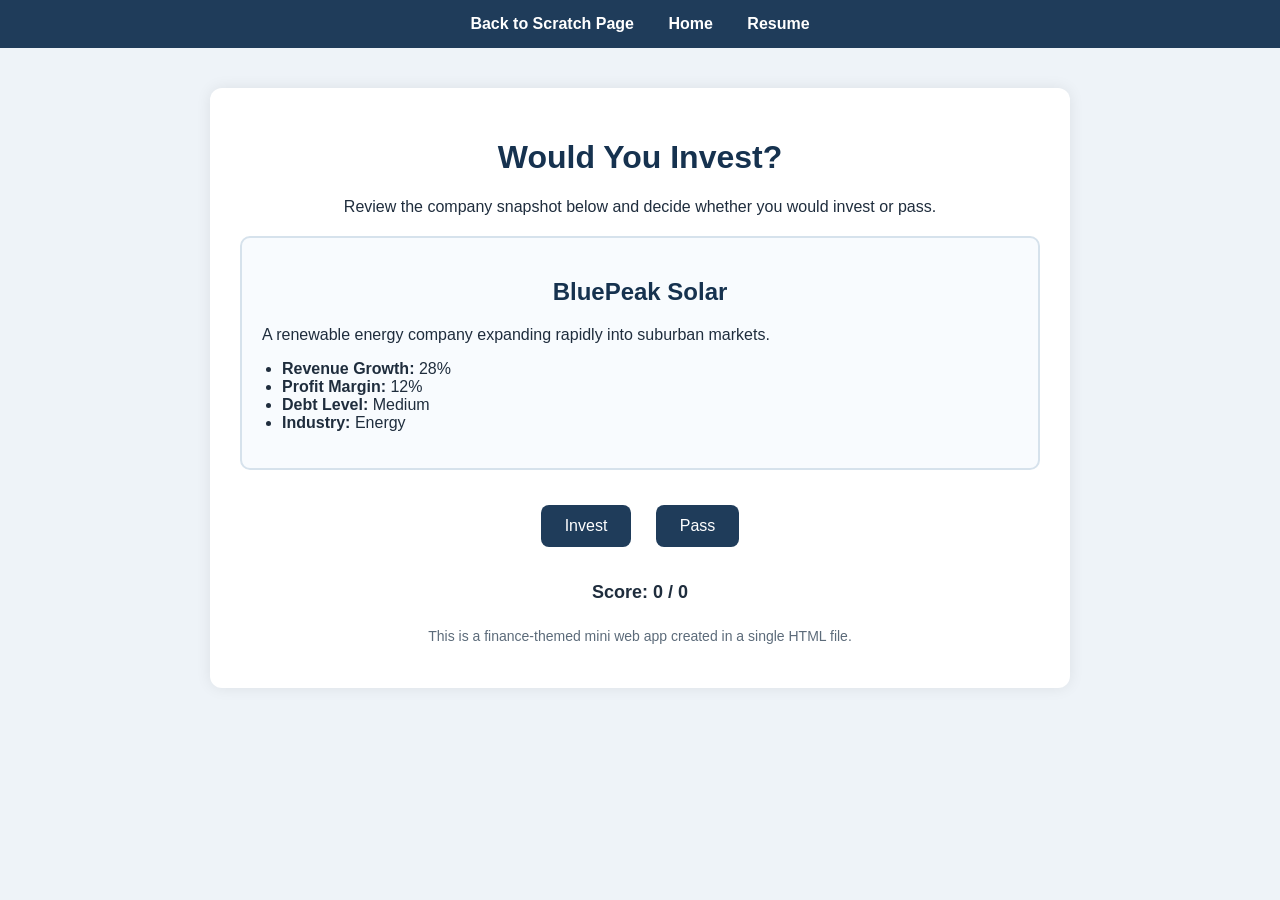
<file: app.html>
<!DOCTYPE html>
<html lang="en">
<head>
  <meta charset="UTF-8">
  <meta name="viewport" content="width=device-width, initial-scale=1.0">
  <title>Kyana Perry | Would You Invest?</title>
  <style>
    body {
      margin: 0;
      font-family: Arial, sans-serif;
      background: #eef3f8;
      color: #1f2d3d;
    }

    .nav {
      background: #1f3c5a;
      padding: 15px;
      text-align: center;
    }

    .nav a {
      color: white;
      text-decoration: none;
      margin: 0 15px;
      font-weight: bold;
    }

    .container {
      max-width: 800px;
      margin: 40px auto;
      background: white;
      padding: 30px;
      border-radius: 12px;
      box-shadow: 0 0 15px rgba(0,0,0,0.08);
    }

    h1, h2 {
      text-align: center;
      color: #16324f;
    }

    .company-card {
      background: #f8fbfe;
      border: 2px solid #d6e2ec;
      border-radius: 10px;
      padding: 20px;
      margin-top: 20px;
    }

    .stats {
      margin-top: 15px;
      padding-left: 20px;
    }

    .buttons {
      text-align: center;
      margin-top: 25px;
    }

    button {
      background: #1f3c5a;
      color: white;
      border: none;
      padding: 12px 24px;
      margin: 10px;
      border-radius: 8px;
      font-size: 16px;
      cursor: pointer;
    }

    button:hover {
      background: #16324f;
    }

    .result {
      margin-top: 25px;
      padding: 15px;
      background: #edf5fb;
      border-left: 5px solid #1f3c5a;
      border-radius: 8px;
      display: none;
    }

    .score-box {
      margin-top: 25px;
      text-align: center;
      font-size: 18px;
      font-weight: bold;
    }

    .next-btn {
      display: none;
      margin: 20px auto 0;
    }

    .footer-note {
      text-align: center;
      margin-top: 25px;
      color: #5c6b7a;
      font-size: 14px;
    }
  </style>
</head>
<body>

  <div class="nav">
    <a href="scratch.html">Back to Scratch Page</a>
    <a href="index.html">Home</a>
    <a href="resume.html">Resume</a>
  </div>

  <div class="container">
    <h1>Would You Invest?</h1>
    <p style="text-align:center;">
      Review the company snapshot below and decide whether you would invest or pass.
    </p>

    <div class="company-card">
      <h2 id="companyName">Company Name</h2>
      <p id="companyDescription">Description goes here.</p>

      <ul class="stats">
        <li><strong>Revenue Growth:</strong> <span id="growth"></span></li>
        <li><strong>Profit Margin:</strong> <span id="margin"></span></li>
        <li><strong>Debt Level:</strong> <span id="debt"></span></li>
        <li><strong>Industry:</strong> <span id="industry"></span></li>
      </ul>
    </div>

    <div class="buttons">
      <button onclick="makeChoice('invest')">Invest</button>
      <button onclick="makeChoice('pass')">Pass</button>
    </div>

    <div class="result" id="resultBox"></div>

    <div class="score-box">
      Score: <span id="score">0</span> / <span id="round">0</span>
    </div>

    <div class="buttons">
      <button class="next-btn" id="nextButton" onclick="nextCompany()">Next Company</button>
    </div>

    <p class="footer-note">
      This is a finance-themed mini web app created in a single HTML file.
    </p>
  </div>

  <script>
    const companies = [
      {
        name: "BluePeak Solar",
        description: "A renewable energy company expanding rapidly into suburban markets.",
        growth: "28%",
        margin: "12%",
        debt: "Medium",
        industry: "Energy",
        goodChoice: "invest",
        explanation: "Strong growth and healthy margins make this a promising opportunity despite moderate debt."
      },
      {
        name: "QuickCart Express",
        description: "A delivery startup growing fast but burning cash to acquire customers.",
        growth: "35%",
        margin: "-8%",
        debt: "High",
        industry: "Logistics",
        goodChoice: "pass",
        explanation: "Rapid growth is attractive, but negative margins and high debt make this investment risky."
      },
      {
        name: "Summit Health Tech",
        description: "A healthcare software firm with stable contracts and recurring revenue.",
        growth: "15%",
        margin: "22%",
        debt: "Low",
        industry: "Healthcare Technology",
        goodChoice: "invest",
        explanation: "Recurring revenue, low debt, and strong margins suggest a stable and scalable business."
      },
      {
        name: "TrendLoop Fashion",
        description: "A trendy clothing brand boosted by social media but facing unpredictable sales.",
        growth: "10%",
        margin: "4%",
        debt: "Medium",
        industry: "Retail",
        goodChoice: "pass",
        explanation: "Low margins and uncertain long-term demand make this less attractive from an investment perspective."
      },
      {
        name: "NorthStar Analytics",
        description: "A data analytics company serving enterprise clients with strong retention.",
        growth: "19%",
        margin: "18%",
        debt: "Low",
        industry: "Software",
        goodChoice: "invest",
        explanation: "Good margins, healthy growth, and low debt make this a strong candidate."
      }
    ];

    let currentIndex = 0;
    let score = 0;
    let round = 0;
    let answered = false;

    function loadCompany() {
      const company = companies[currentIndex];
      document.getElementById("companyName").textContent = company.name;
      document.getElementById("companyDescription").textContent = company.description;
      document.getElementById("growth").textContent = company.growth;
      document.getElementById("margin").textContent = company.margin;
      document.getElementById("debt").textContent = company.debt;
      document.getElementById("industry").textContent = company.industry;

      document.getElementById("resultBox").style.display = "none";
      document.getElementById("nextButton").style.display = "none";
      answered = false;
    }

    function makeChoice(choice) {
      if (answered) return;

      const company = companies[currentIndex];
      const resultBox = document.getElementById("resultBox");
      round++;

      if (choice === company.goodChoice) {
        score++;
        resultBox.innerHTML = "<strong>Good call.</strong> " + company.explanation;
      } else {
        resultBox.innerHTML = "<strong>Not the best choice.</strong> " + company.explanation;
      }

      document.getElementById("score").textContent = score;
      document.getElementById("round").textContent = round;
      resultBox.style.display = "block";
      document.getElementById("nextButton").style.display = "inline-block";
      answered = true;
    }

    function nextCompany() {
      currentIndex++;

      if (currentIndex >= companies.length) {
        document.querySelector(".company-card").innerHTML = `
          <h2>Game Complete</h2>
          <p>You finished the investment challenge.</p>
          <p><strong>Final Score: ${score} / ${round}</strong></p>
          <p>Refresh the page to play again.</p>
        `;
        document.querySelector(".buttons").style.display = "none";
        document.getElementById("resultBox").style.display = "none";
        document.getElementById("nextButton").style.display = "none";
        return;
      }

      loadCompany();
    }

    loadCompany();
  </script>

</body>
</html>
</file>
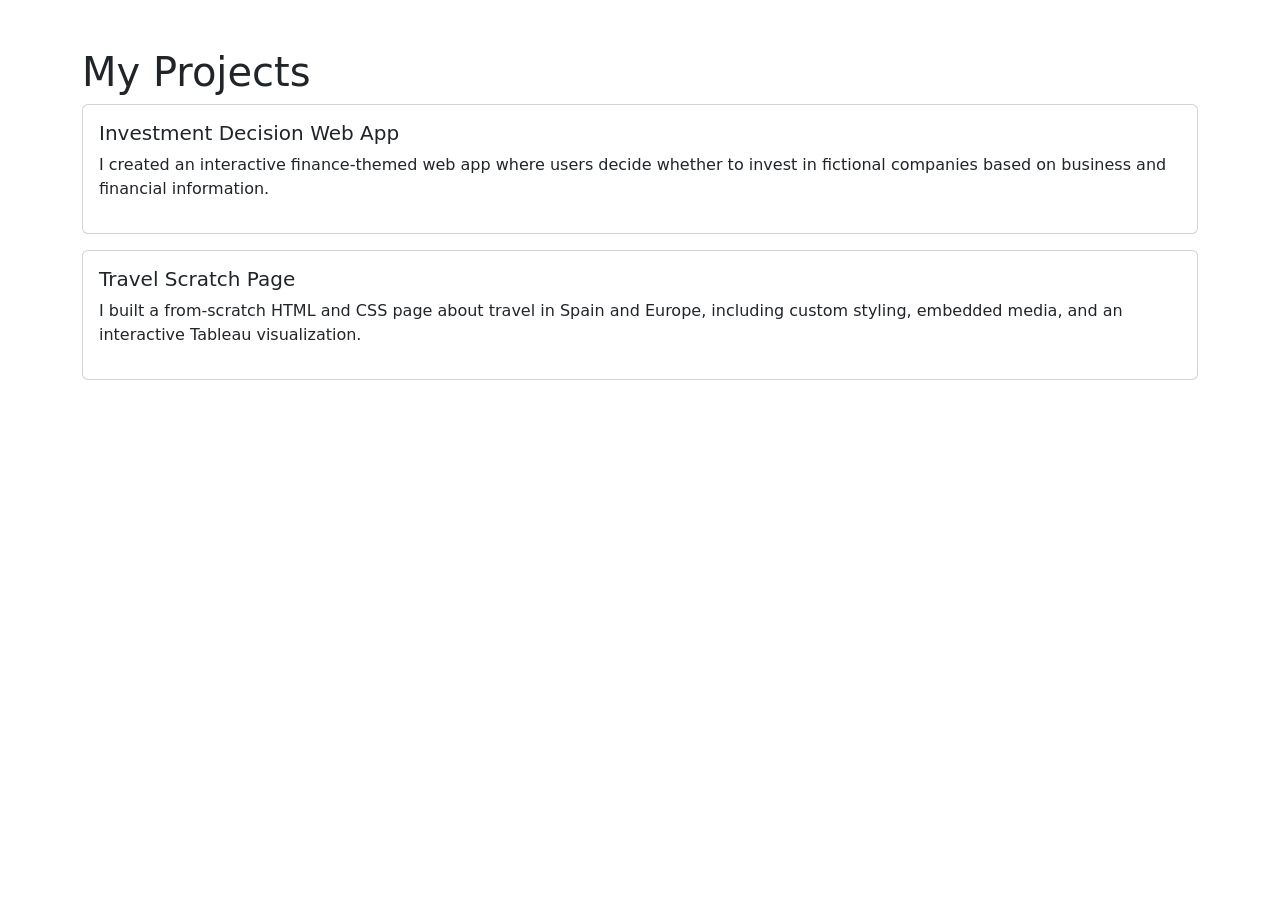
<file: projects.html>
<!DOCTYPE html>
<html lang="en">
<head>
  <meta charset="UTF-8">
  <title>Projects</title>
  <link href="https://cdn.jsdelivr.net/npm/bootstrap@5.3.0/dist/css/bootstrap.min.css" rel="stylesheet">
</head>

<body class="container mt-5">

<h1>My Projects</h1>

<div class="card mb-3">
  <div class="card-body">
    <h5>Investment Decision Web App</h5>
    <p>
      I created an interactive finance-themed web app where users decide whether to invest in fictional companies based on business and financial information.
    </p>
  </div>
</div>

<div class="card mb-3">
  <div class="card-body">
    <h5>Travel Scratch Page</h5>
    <p>
      I built a from-scratch HTML and CSS page about travel in Spain and Europe, including custom styling, embedded media, and an interactive Tableau visualization.
    </p>
  </div>
</div> 


</body>
</html>
</file>
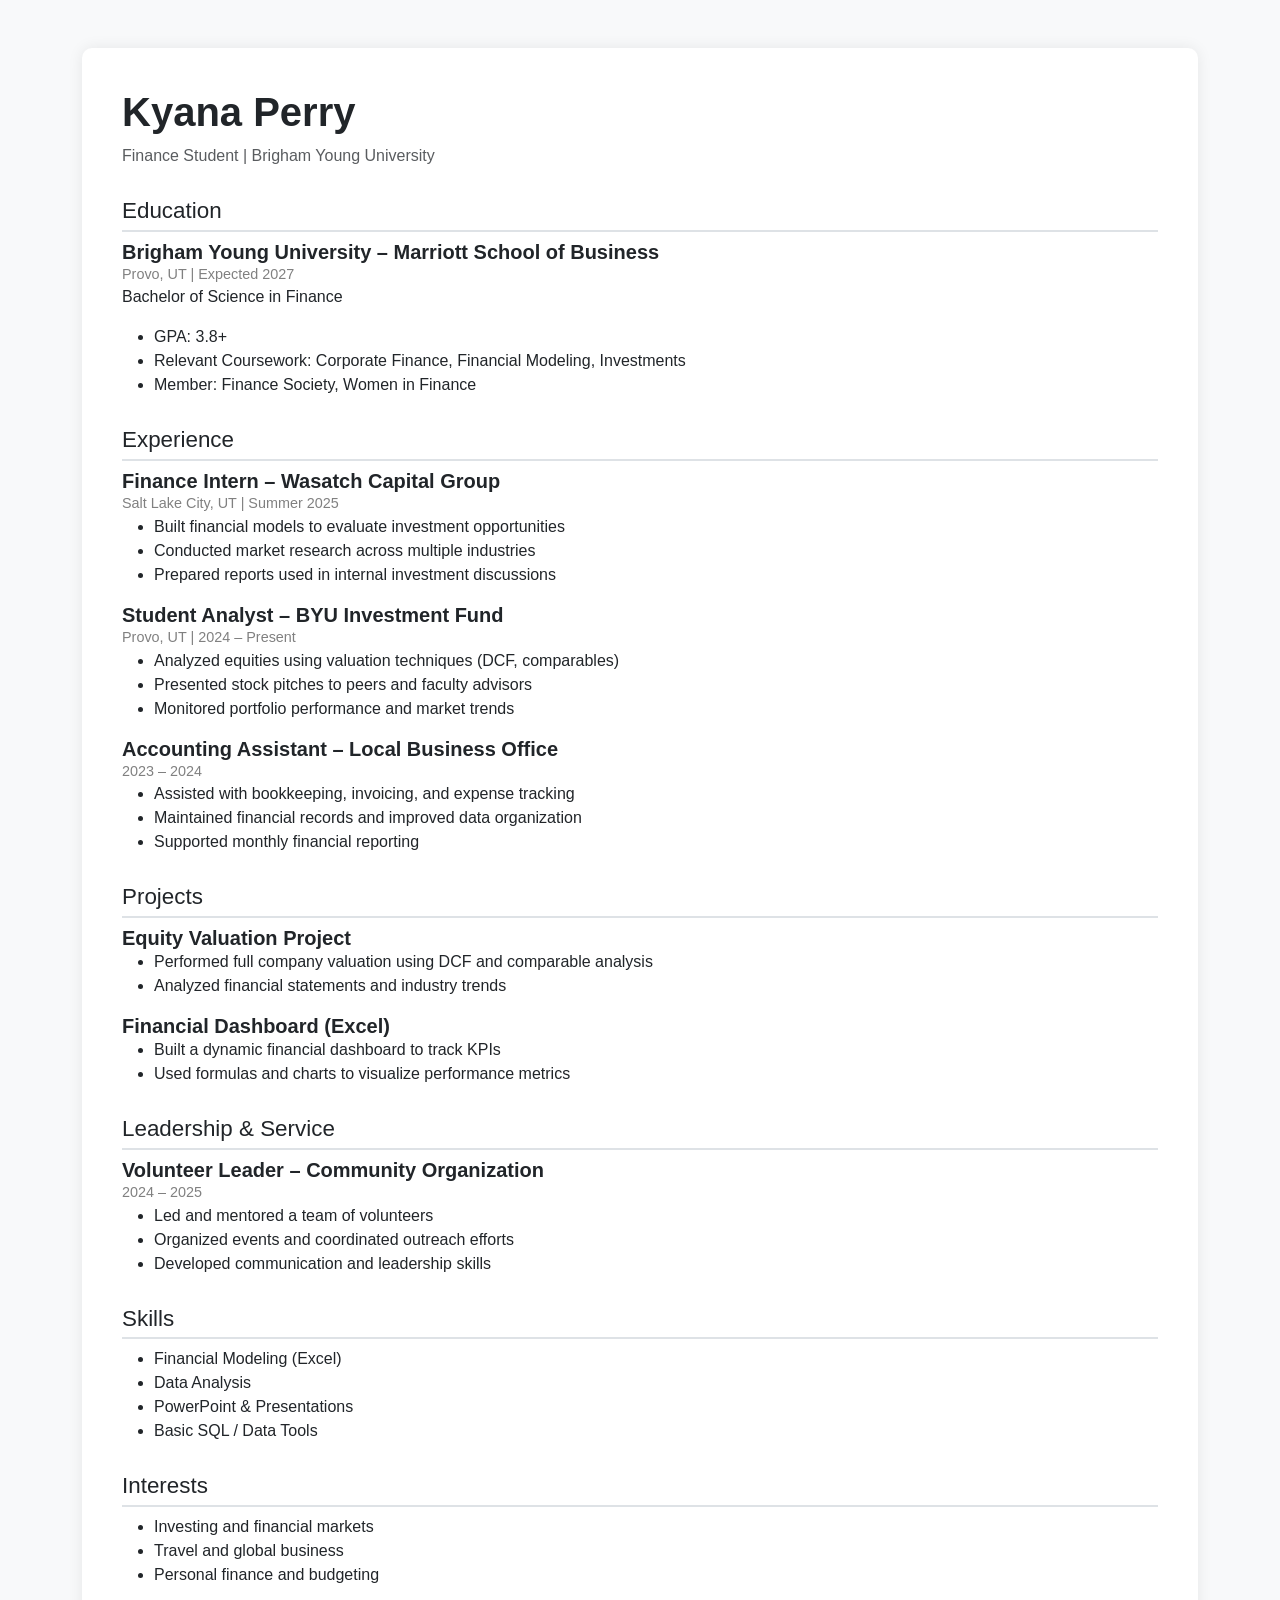
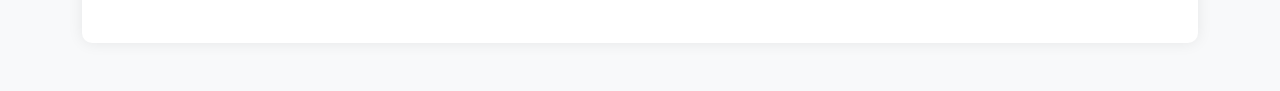
<file: resume.html>
<!DOCTYPE html>
<html lang="en">
<head>
  <meta charset="UTF-8">
  <title>Kyana Perry - Resume</title>
  <meta name="viewport" content="width=device-width, initial-scale=1">

  <link href="https://cdn.jsdelivr.net/npm/bootstrap@5.3.0/dist/css/bootstrap.min.css" rel="stylesheet">

  <style>
    body {
      background-color: #f8f9fa;
      font-family: 'Segoe UI', Tahoma, Geneva, Verdana, sans-serif;
    }

    .resume-container {
      background: white;
      padding: 40px;
      border-radius: 10px;
      box-shadow: 0 0 15px rgba(0,0,0,0.08);
    }

    h1 {
      font-weight: 700;
    }

    h2 {
      margin-top: 30px;
      border-bottom: 2px solid #dee2e6;
      padding-bottom: 5px;
      font-size: 1.4rem;
    }

    h5 {
      margin-bottom: 0;
      font-weight: 600;
    }

    .date {
      font-size: 0.9rem;
      color: gray;
    }
  </style>
</head>

<body>

<div class="container mt-5 mb-5">
  <div class="resume-container">

    <!-- HEADER -->
    <h1>Kyana Perry</h1>
    <p class="text-muted">Finance Student | Brigham Young University</p>

    <!-- EDUCATION -->
    <h2>Education</h2>
    <h5>Brigham Young University – Marriott School of Business</h5>
    <div class="date">Provo, UT | Expected 2027</div>
    <p>Bachelor of Science in Finance</p>

    <ul>
      <li>GPA: 3.8+</li>
      <li>Relevant Coursework: Corporate Finance, Financial Modeling, Investments</li>
      <li>Member: Finance Society, Women in Finance</li>
    </ul>

    <!-- EXPERIENCE -->
    <h2>Experience</h2>

    <h5>Finance Intern – Wasatch Capital Group</h5>
    <div class="date">Salt Lake City, UT | Summer 2025</div>
    <ul>
      <li>Built financial models to evaluate investment opportunities</li>
      <li>Conducted market research across multiple industries</li>
      <li>Prepared reports used in internal investment discussions</li>
    </ul>

    <h5>Student Analyst – BYU Investment Fund</h5>
    <div class="date">Provo, UT | 2024 – Present</div>
    <ul>
      <li>Analyzed equities using valuation techniques (DCF, comparables)</li>
      <li>Presented stock pitches to peers and faculty advisors</li>
      <li>Monitored portfolio performance and market trends</li>
    </ul>

    <h5>Accounting Assistant – Local Business Office</h5>
    <div class="date">2023 – 2024</div>
    <ul>
      <li>Assisted with bookkeeping, invoicing, and expense tracking</li>
      <li>Maintained financial records and improved data organization</li>
      <li>Supported monthly financial reporting</li>
    </ul>

    <!-- PROJECTS -->
    <h2>Projects</h2>

    <h5>Equity Valuation Project</h5>
    <ul>
      <li>Performed full company valuation using DCF and comparable analysis</li>
      <li>Analyzed financial statements and industry trends</li>
    </ul>

    <h5>Financial Dashboard (Excel)</h5>
    <ul>
      <li>Built a dynamic financial dashboard to track KPIs</li>
      <li>Used formulas and charts to visualize performance metrics</li>
    </ul>

    <!-- LEADERSHIP -->
    <h2>Leadership & Service</h2>

    <h5>Volunteer Leader – Community Organization</h5>
    <div class="date">2024 – 2025</div>
    <ul>
      <li>Led and mentored a team of volunteers</li>
      <li>Organized events and coordinated outreach efforts</li>
      <li>Developed communication and leadership skills</li>
    </ul>

    <!-- SKILLS -->
    <h2>Skills</h2>
    <ul>
      <li>Financial Modeling (Excel)</li>
      <li>Data Analysis</li>
      <li>PowerPoint & Presentations</li>
      <li>Basic SQL / Data Tools</li>
    </ul>

    <!-- INTERESTS -->
    <h2>Interests</h2>
    <ul>
      <li>Investing and financial markets</li>
      <li>Travel and global business</li>
      <li>Personal finance and budgeting</li>
    </ul>

  </div>
</div>

</body>
</html>
</file>
